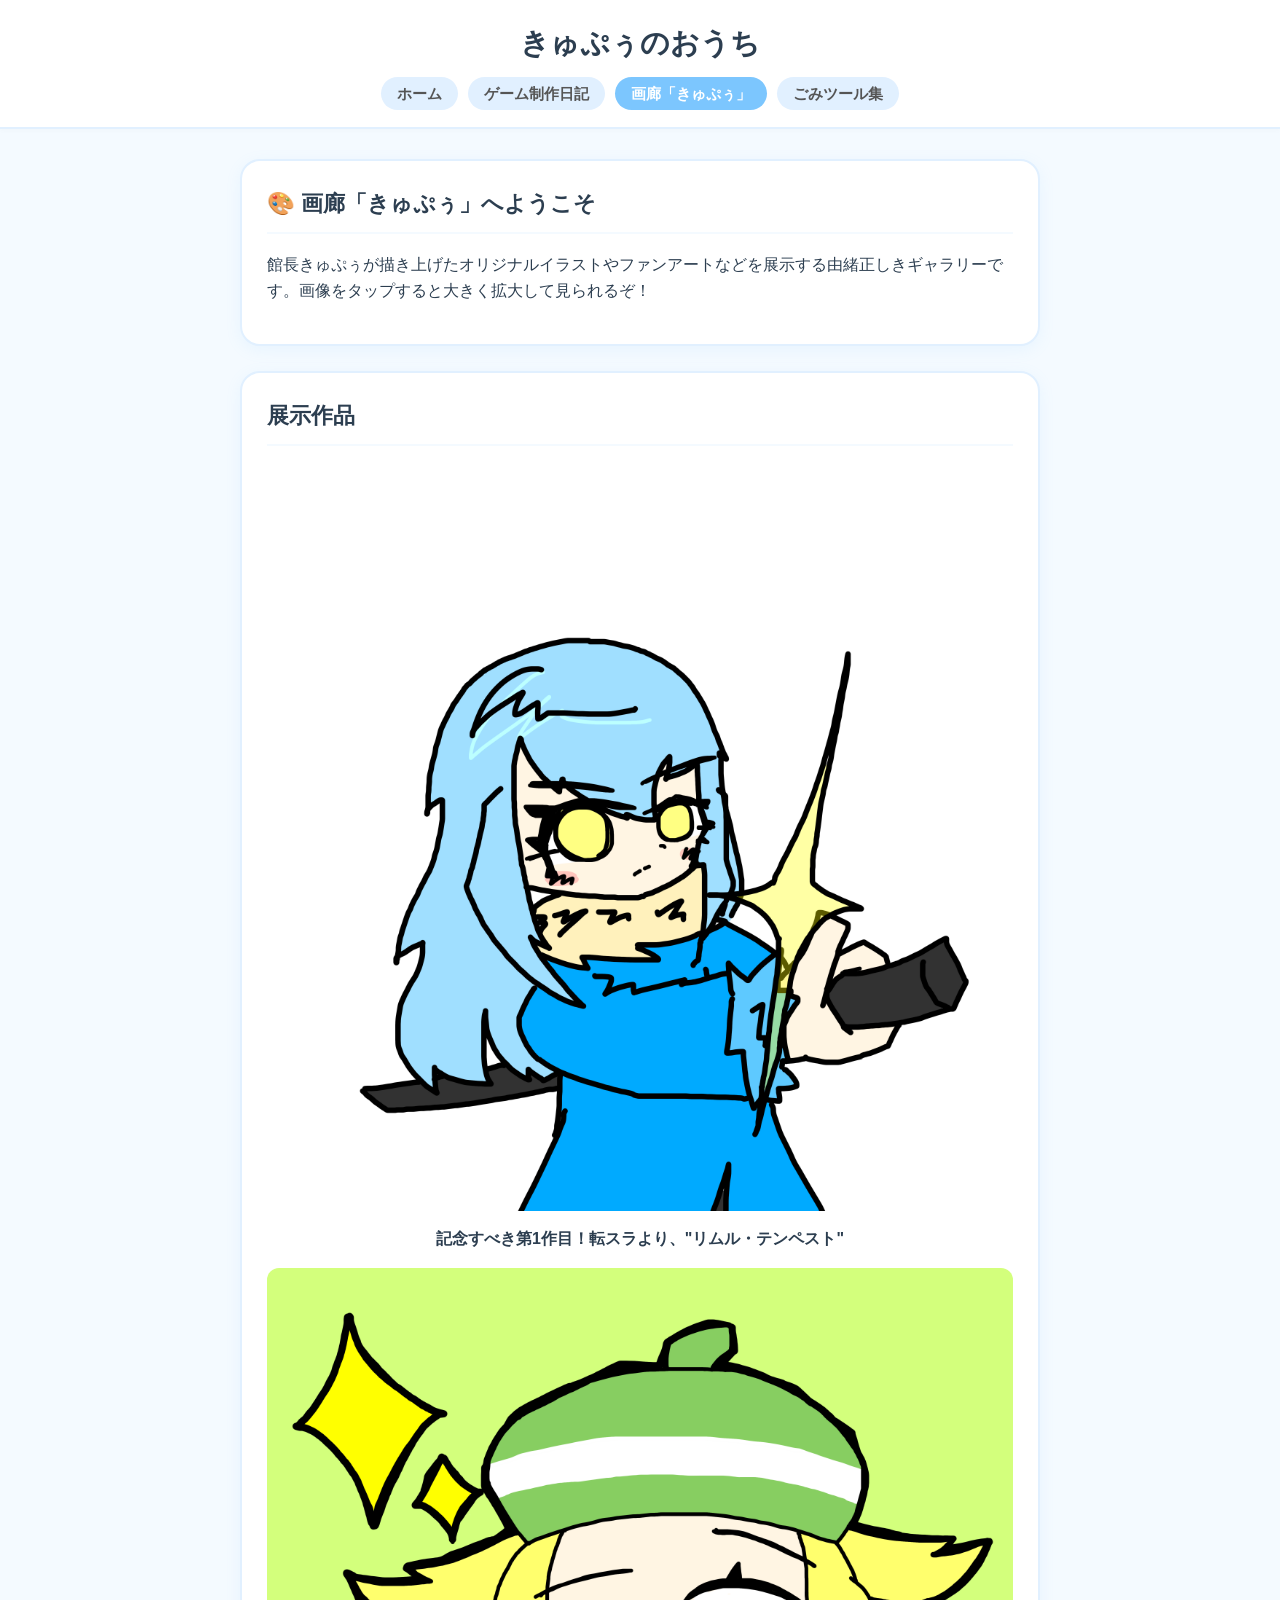
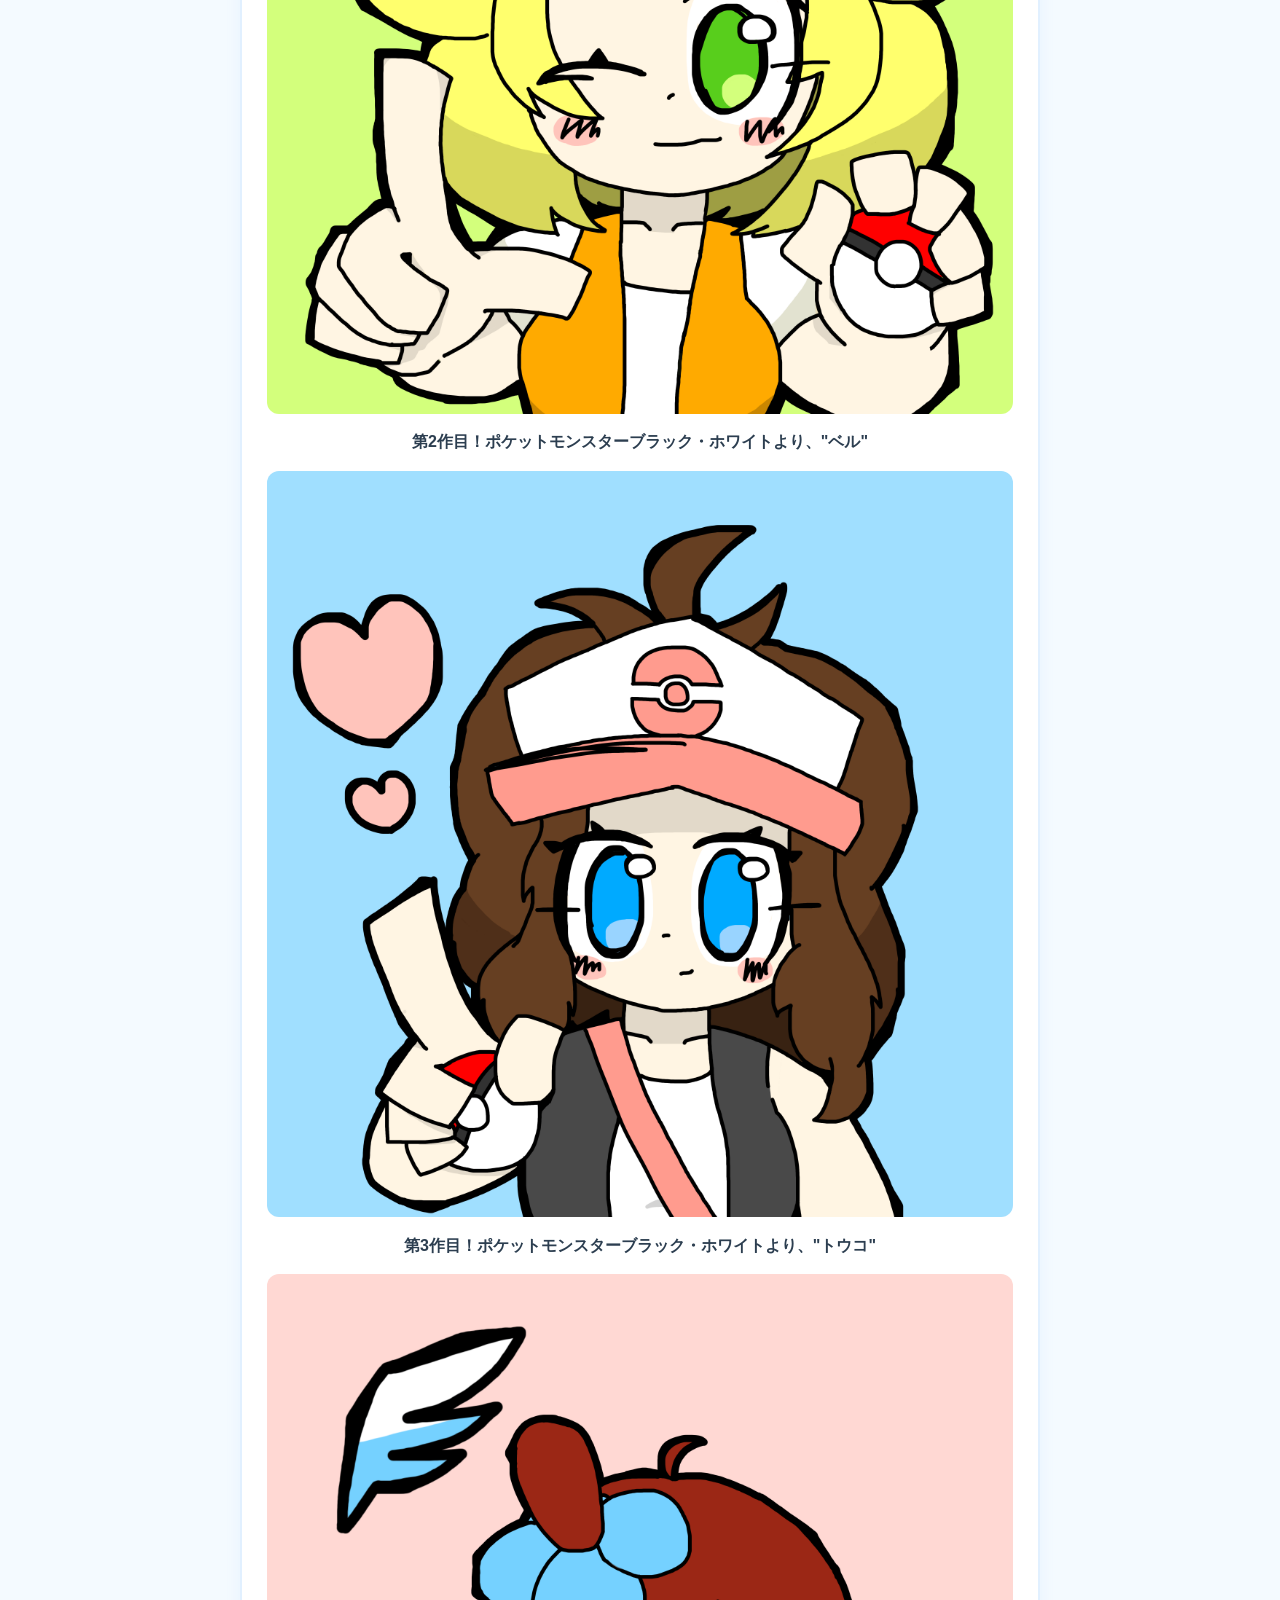
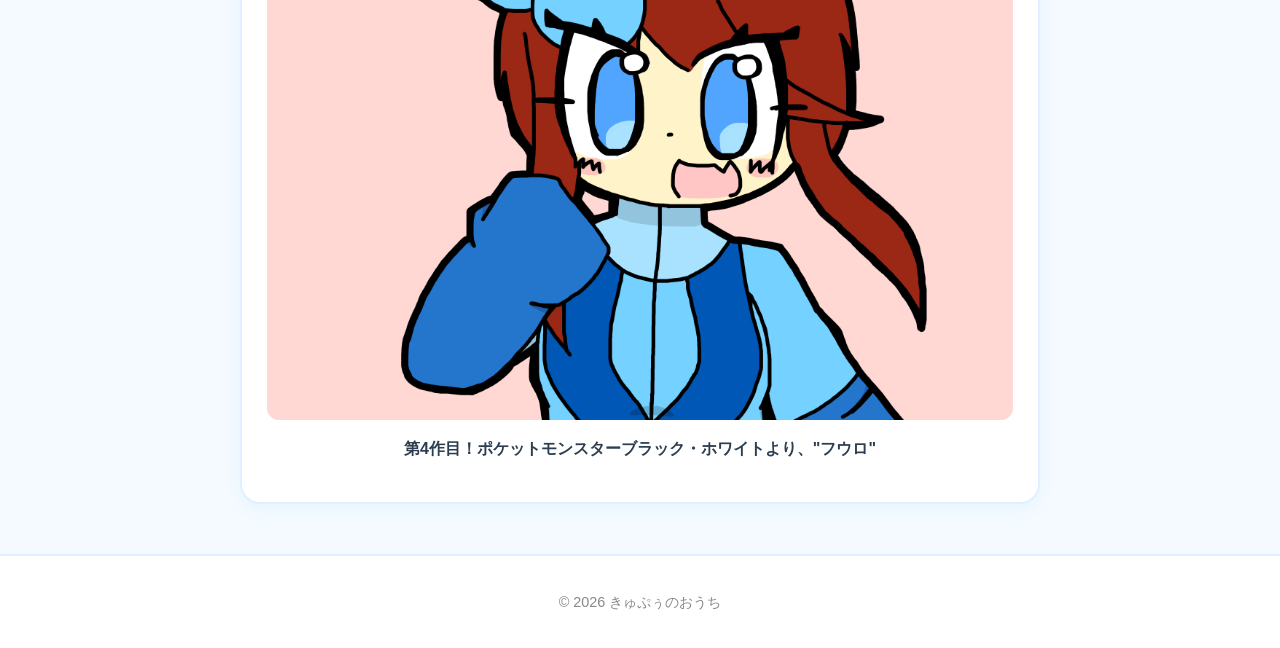
<file: gallery.html>
<!DOCTYPE html>
<html lang="ja">
<head>
  <meta charset="UTF-8">
  <title>画廊「きゅぷぅ」 | きゅぷぅのおうち</title>
  <link rel="stylesheet" href="style.css">
</head>
<body>
  <header>
    <h1 class="site-title">きゅぷぅのおうち</h1>
    <nav>
      <ul>
        <li><a href="index.html">ホーム</a></li>
        <li><a href="game.html">ゲーム制作日記</a></li>
        <li><a href="gallery.html" class="active">画廊「きゅぷぅ」</a></li>
        <li><a href="tools.html">ごみツール集</a></li>
      </ul>
    </nav>
  </header>

  <main>
    <section class="card">
      <h2>🎨 画廊「きゅぷぅ」へようこそ</h2>
      <p>館長きゅぷぅが描き上げたオリジナルイラストやファンアートなどを展示する由緒正しきギャラリーです。画像をタップすると大きく拡大して見られるぞ！</p>
    </section>

    <section class="card">
      <h2>展示作品</h2>
      
      <!-- 1枚目の展示枠 -->
      <div style="text-align: center; margin-top: 15px;">
        <img src="きゅぷぅのおうち画像/作品1.png" class="zoomable-img" alt="イラスト作品1" style="max-width: 100%; height: auto;">
        <p style="margin-top: 8px; font-weight: bold;">記念すべき第1作目！転スラより、"リムル・テンペスト"</p>
      </div>
      
      <div style="text-align: center; margin-top: 15px;">
        <img src="きゅぷぅのおうち画像/TJWY6596.PNG" class="zoomable-img" alt="イラスト作品2" style="max-width: 100%; height: auto;">
        <p style="margin-top: 8px; font-weight: bold;">第2作目！ポケットモンスターブラック・ホワイトより、"ベル"</p>
      </div>
      
      <div style="text-align: center; margin-top: 15px;">
        <img src="きゅぷぅのおうち画像/XKYN7217.PNG" class="zoomable-img" alt="イラスト作品3" style="max-width: 100%; height: auto;">
        <p style="margin-top: 8px; font-weight: bold;">第3作目！ポケットモンスターブラック・ホワイトより、"トウコ"</p>
      </div>

      <div style="text-align: center; margin-top: 15px;">
        <img src="きゅぷぅのおうち画像/HTGF1656.PNG" class="zoomable-img" alt="イラスト作品4" style="max-width: 100%; height: auto;">
        <p style="margin-top: 8px; font-weight: bold;">第4作目！ポケットモンスターブラック・ホワイトより、"フウロ"</p>
      </div>

      <!-- 2枚目以降を追加したいときは、上の <div ...>...</div> をコピーして下に貼ればOK！ -->

    </section>
  </main>

  <footer>
    <p>&copy; 2026 きゅぷぅのおうち</p>
  </footer>

  <!-- 画像拡大用モーダル -->
  <div id="image-modal" onclick="closeModal()">
    <img id="modal-img">
  </div>
  <script>
    function openModal(src) {
      document.getElementById("image-modal").style.display = "flex";
      document.getElementById("modal-img").src = src;
    }
    function closeModal() {
      document.getElementById("image-modal").style.display = "none";
    }
    document.addEventListener("click", function(e) {
      if (e.target.classList.contains("zoomable-img")) {
        openModal(e.target.src);
      }
    });
  </script>
</body>
</html>
</file>
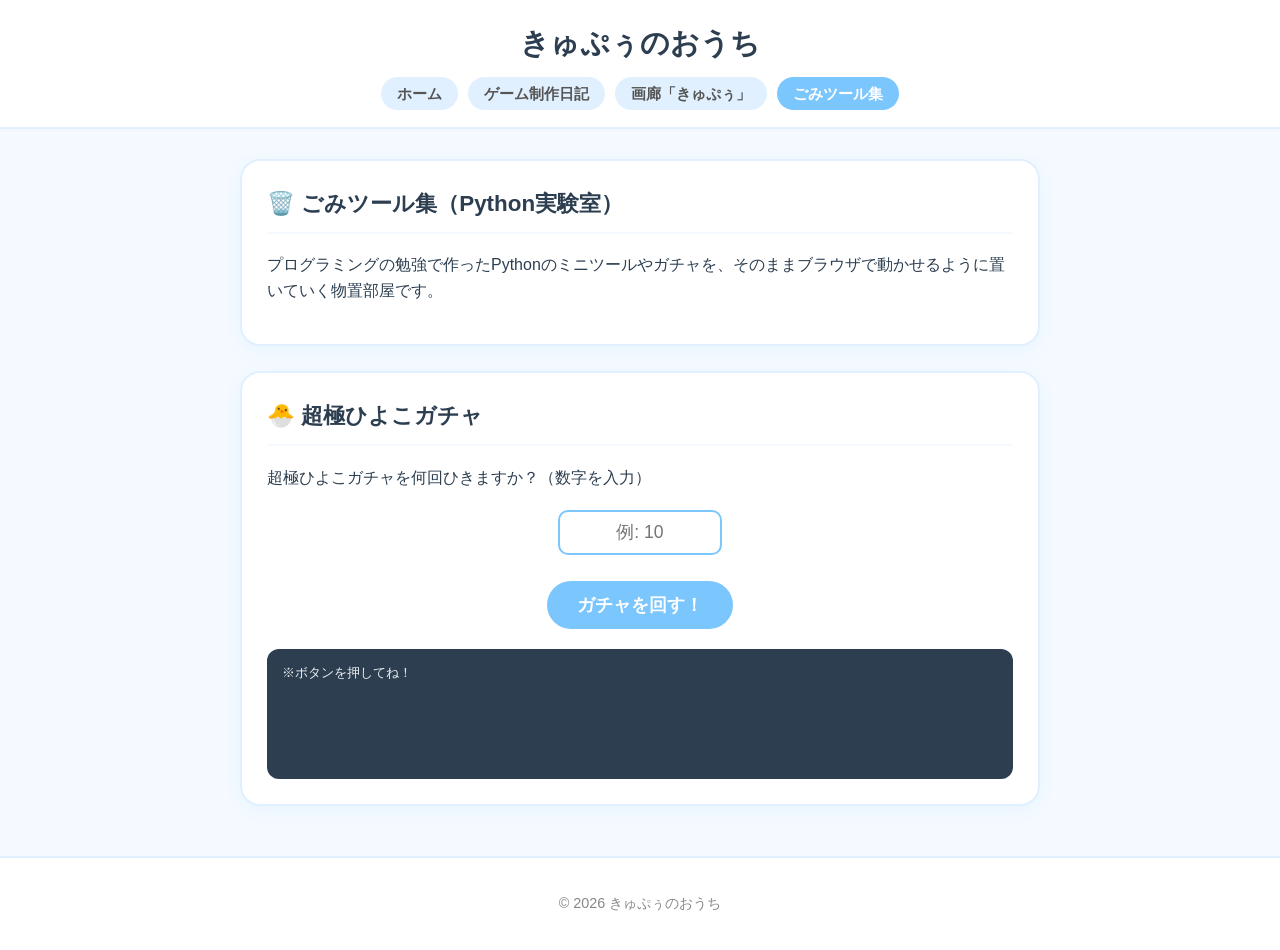
<file: tools.html>
<!DOCTYPE html>
<html lang="ja">
<head>
  <meta charset="UTF-8">
  <title>ごみツール集 | きゅぷぅのおうち</title>
  <link rel="stylesheet" href="style.css">
  
  <!-- PyScriptの読み込み -->
  <link rel="stylesheet" href="https://pyscript.net/releases/2024.11.1/core.css">
  <script type="module" src="https://pyscript.net/releases/2024.11.1/core.js"></script>
</head>
<body>
  <header>
    <h1 class="site-title">きゅぷぅのおうち</h1>
    <nav>
      <ul>
        <li><a href="index.html">ホーム</a></li>
        <li><a href="game.html">ゲーム制作日記</a></li>
        <li><a href="gallery.html">画廊「きゅぷぅ」</a></li>
        <li><a href="tools.html" class="active">ごみツール集</a></li>
      </ul>
    </nav>
  </header>

  <main>
    <section class="card">
      <h2>🗑️ ごみツール集（Python実験室）</h2>
      <p>プログラミングの勉強で作ったPythonのミニツールやガチャを、そのままブラウザで動かせるように置いていく物置部屋です。</p>
    </section>

    <section class="card">
      <h2>🐣 超極ひよこガチャ</h2>
      <p>超極ひよこガチャを何回ひきますか？（数字を入力）</p>
      
      <div style="text-align: center; margin: 20px 0;">
        <input type="text" id="gacha-input" placeholder="例: 10" style="
          width: 140px; padding: 10px; font-size: 1.1rem;
          border: 2px solid #7cc6fe; border-radius: 10px; text-align: center;
        ">
        <br><br>
        <button id="gacha-btn" style="
          background-color: #7cc6fe; color: white; border: none;
          padding: 12px 30px; font-size: 1.1rem; font-weight: bold;
          border-radius: 25px; cursor: pointer;
        ">ガチャを回す！</button>
      </div>

      <!-- ここにPythonのprint結果が出る！ -->
      <div id="output" style="
        background-color: #2c3e50; color: #ecf0f1;
        font-family: monospace; padding: 15px; border-radius: 12px;
        min-height: 100px; max-height: 350px; overflow-y: auto;
        white-space: pre-wrap; line-height: 1.6;
      ">※ボタンを押してね！</div>
    </section>
  </main>

  <footer>
    <p>&copy; 2026 きゅぷぅのおうち</p>
  </footer>

  <!-- ▼ Pythonコード -->
  <script type="py">
    import random
    from pyscript import document, when

    @when("click", "#gacha-btn")
    def run_gacha(event):
        results = []
        def my_print(*args):
            results.append(" ".join(map(str, args)))

        check0 = 0  
        check1 = 0  
        check2 = 0  
        check3 = 0  

        user_input = document.querySelector("#gacha-input").value
        my_print('あなたの回答⇛', user_input)

        if user_input.isdigit():
            a = int(user_input)

            if a == 0:
                my_print('ひかないんかい！')
            elif a == 67:
                my_print('ろくななええて')
            elif a == 810:
                my_print('ええてそれ')
            elif a == 114514:
                my_print('いうのもつかれたわ')
            else:
                my_print('（ホッ。なんもない数字か作者が想定してないかやな）')

            for i in range(a):
                gacha = random.randint(1, 100)
                if gacha <= 3:
                    my_print('★☆★でんせつゴッド神ひよこ★☆★')
                    check0 = check0 + 1
                elif gacha <= 10:
                    my_print('超絶あたりひよこ！！！')
                    check1 = check1 + 1
                elif gacha <= 40:
                    my_print('ひよこレア')
                    check2 = check2 + 1
                else:
                    my_print('にわとり')
                    check3 = check3 + 1

            my_print('結果⇒', 'でんせつひよこ数:', check0, '超絶あたりひよこ数:', check1, 'ひよこレア数:', check2, 'にわとり数:', check3)

        else:
            my_print('ガチャ引きたいなら数字入れてくれ')

        document.querySelector("#output").innerText = "\n".join(results)
  </script>
</body>
</html>
</file>
<file: style.css>
/* 全体の基本設定 */
body {
  font-family: 'Helvetica Neue', Arial, sans-serif;
  background-color: #f4faff;
  color: #2c3e50;
  margin: 0;
  padding: 0;
  line-height: 1.6;
}

/* ヘッダー・ナビゲーション */
header {
  background-color: #ffffff;
  border-bottom: 2px solid #e1f0ff;
  padding: 20px;
  text-align: center;
  box-shadow: 0 2px 5px rgba(0,0,0,0.02);
}

.site-title {
  margin: 0 0 15px 0;
  color: #2c3e50;
  font-size: 1.8rem;
}

nav ul {
  list-style: none;
  padding: 0;
  margin: 0;
  display: flex;
  justify-content: center;
  flex-wrap: wrap;
  gap: 10px;
}

nav ul li a {
  text-decoration: none;
  color: #555;
  background-color: #e1f0ff;
  padding: 8px 16px;
  border-radius: 20px;
  font-weight: bold;
  font-size: 0.95rem;
  transition: background-color 0.2s, color 0.2s;
}

nav ul li a:hover,
nav ul li a.active {
  background-color: #7cc6fe;
  color: #ffffff;
}

/* メインコンテンツ・カードレイアウト */
main {
  max-width: 800px;
  margin: 30px auto;
  padding: 0 20px;
}

.card {
  background-color: #ffffff;
  border: 2px solid #e1f0ff;
  border-radius: 20px;
  padding: 25px;
  margin-bottom: 25px;
  box-shadow: 0 4px 15px rgba(124, 198, 254, 0.1);
}

.card h2 {
  margin-top: 0;
  color: #2c3e50;
  font-size: 1.4rem;
  border-bottom: 2px solid #f4faff;
  padding-bottom: 10px;
}

/* フッター */
footer {
  text-align: center;
  padding: 20px;
  color: #888;
  font-size: 0.9rem;
  border-top: 2px solid #e1f0ff;
  background-color: #ffffff;
  margin-top: 50px;
}

/* 🖼️ 画像クリック拡大（ライトボックス）用スタイル */
.zoomable-img {
  max-width: 100%;
  border-radius: 12px;
  cursor: pointer;
  transition: transform 0.2s, box-shadow 0.2s;
}
.zoomable-img:hover {
  transform: scale(1.02);
  box-shadow: 0 4px 12px rgba(0,0,0,0.15);
}

#image-modal {
  display: none;
  position: fixed;
  z-index: 9999;
  top: 0; left: 0;
  width: 100%; height: 100%;
  background-color: rgba(0, 0, 0, 0.85);
  justify-content: center;
  align-items: center;
  cursor: pointer;
}

#modal-img {
  max-width: 90%;
  max-height: 90%;
  border-radius: 12px;
  box-shadow: 0 5px 25px rgba(0,0,0,0.5);
}
</file>
